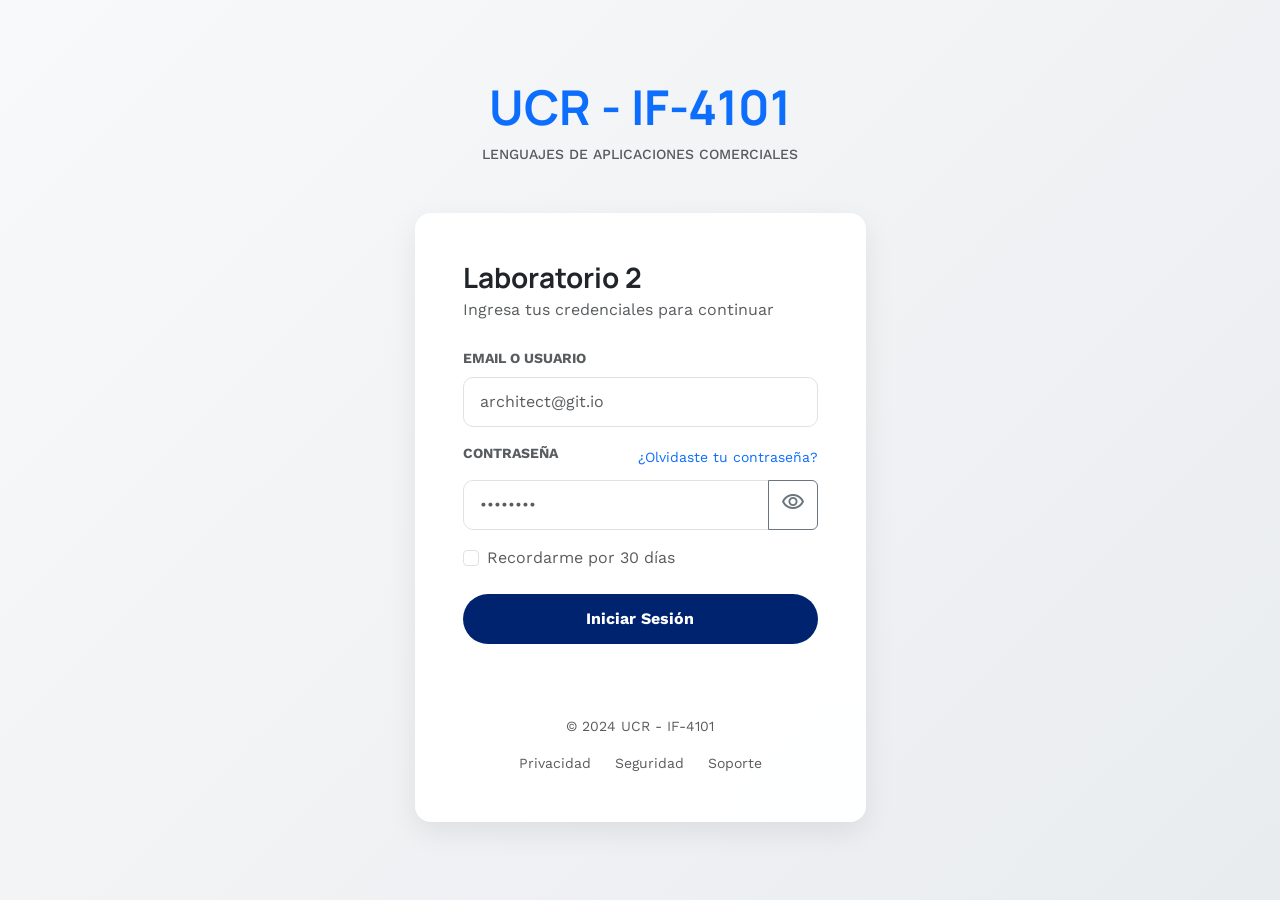
<file: login.html>
<!DOCTYPE html>
<html lang="es">
<head>
    <meta charset="utf-8">
    <meta name="viewport" content="width=device-width, initial-scale=1.0">
    <title>Login | UCR - IF-4101</title>

    <!-- Bootstrap 5 CSS -->
    <link href="https://cdn.jsdelivr.net/npm/bootstrap@5.3.3/dist/css/bootstrap.min.css" rel="stylesheet">

    <!-- Fuentes Google -->
    <link href="https://fonts.googleapis.com/css2?family=Manrope:wght@400;700;800&family=Work+Sans:wght@400;500;600&display=swap" rel="stylesheet">

    <!-- Material Symbols -->
    <link href="https://fonts.googleapis.com/css2?family=Material+Symbols+Outlined:wght,FILL@100..700,0..1&display=swap" rel="stylesheet">

    <style>
        body {
            font-family: 'Work Sans', sans-serif;
            background: linear-gradient(135deg, #f8f9fa 0%, #e9ecef 100%);
            min-height: 100vh;
        }

        .headline {
            font-family: 'Manrope', sans-serif;
        }

        .glass-card {
            background: rgba(255, 255, 255, 0.95);
            backdrop-filter: blur(10px);
            box-shadow: 0 10px 30px rgba(0, 0, 0, 0.08);
        }

        .btn-login {
            background-color: #00236f;
            color: white;
            font-weight: 700;
            border-radius: 50px;
            padding: 12px 0;
        }

        .btn-login:hover {
            background-color: #001a55;
            transform: translateY(-1px);
        }

        .form-control {
            border-radius: 10px;
            padding: 12px 16px;
        }
    </style>
</head>
<body class="d-flex align-items-center justify-content-center p-4">

    <div class="container">
        <div class="row justify-content-center">
            <div class="col-12 col-md-8 col-lg-5">

                <!-- Título superior -->
                <div class="text-center mb-5">
                    <h1 class="headline fw-bold display-5 text-primary mb-2">
                        UCR - IF-4101
                    </h1>
                    <p class="text-muted fw-medium text-uppercase small tracking-widest">
                        Lenguajes de aplicaciones comerciales
                    </p>
                </div>

                <!-- Tarjeta principal -->
                <div class="glass-card rounded-4 p-4 p-md-5">

                    <div class="mb-4">
                        <h2 class="headline fw-bold fs-3 mb-1">Laboratorio 2</h2>
                        <p class="text-muted">Ingresa tus credenciales para continuar</p>
                    </div>

                    <form>
                        <!-- Email / Usuario -->
                        <div class="mb-3">
                            <label class="form-label fw-bold text-uppercase small text-muted">Email o Usuario</label>
                            <input type="text" class="form-control" placeholder="architect@git.io" required>
                        </div>

                        <!-- Contraseña -->
                        <div class="mb-3">
                            <div class="d-flex justify-content-between align-items-center mb-2">
                                <label class="form-label fw-bold text-uppercase small text-muted">Contraseña</label>
                                <a href="#" class="text-decoration-none small text-primary">¿Olvidaste tu contraseña?</a>
                            </div>
                            <div class="input-group">
                                <input type="password" class="form-control" placeholder="••••••••" required>
                                <button class="btn btn-outline-secondary" type="button">
                                    <span class="material-symbols-outlined">visibility</span>
                                </button>
                            </div>
                        </div>

                        <!-- Recordar -->
                        <div class="form-check mb-4">
                            <input class="form-check-input" type="checkbox" id="remember">
                            <label class="form-check-label text-muted" for="remember">
                                Recordarme por 30 días
                            </label>
                        </div>

                        <!-- Botón Iniciar Sesión -->
                        <button type="submit" class="btn btn-login w-100 mb-4">
                            Iniciar Sesión
                        </button>
                    </form>

                <!-- Footer -->
                <div class="text-center mt-5 text-muted small">
                    <p>© 2024 UCR - IF-4101</p>
                    <div class="d-flex justify-content-center gap-4">
                        <a href="#" class="text-muted text-decoration-none">Privacidad</a>
                        <a href="#" class="text-muted text-decoration-none">Seguridad</a>
                        <a href="#" class="text-muted text-decoration-none">Soporte</a>
                    </div>
                </div>

            </div>
        </div>
    </div>

    <!-- Bootstrap JS -->
    <script src="https://cdn.jsdelivr.net/npm/bootstrap@5.3.3/dist/js/bootstrap.bundle.min.js"></script>
</body>
</html>
</file>
